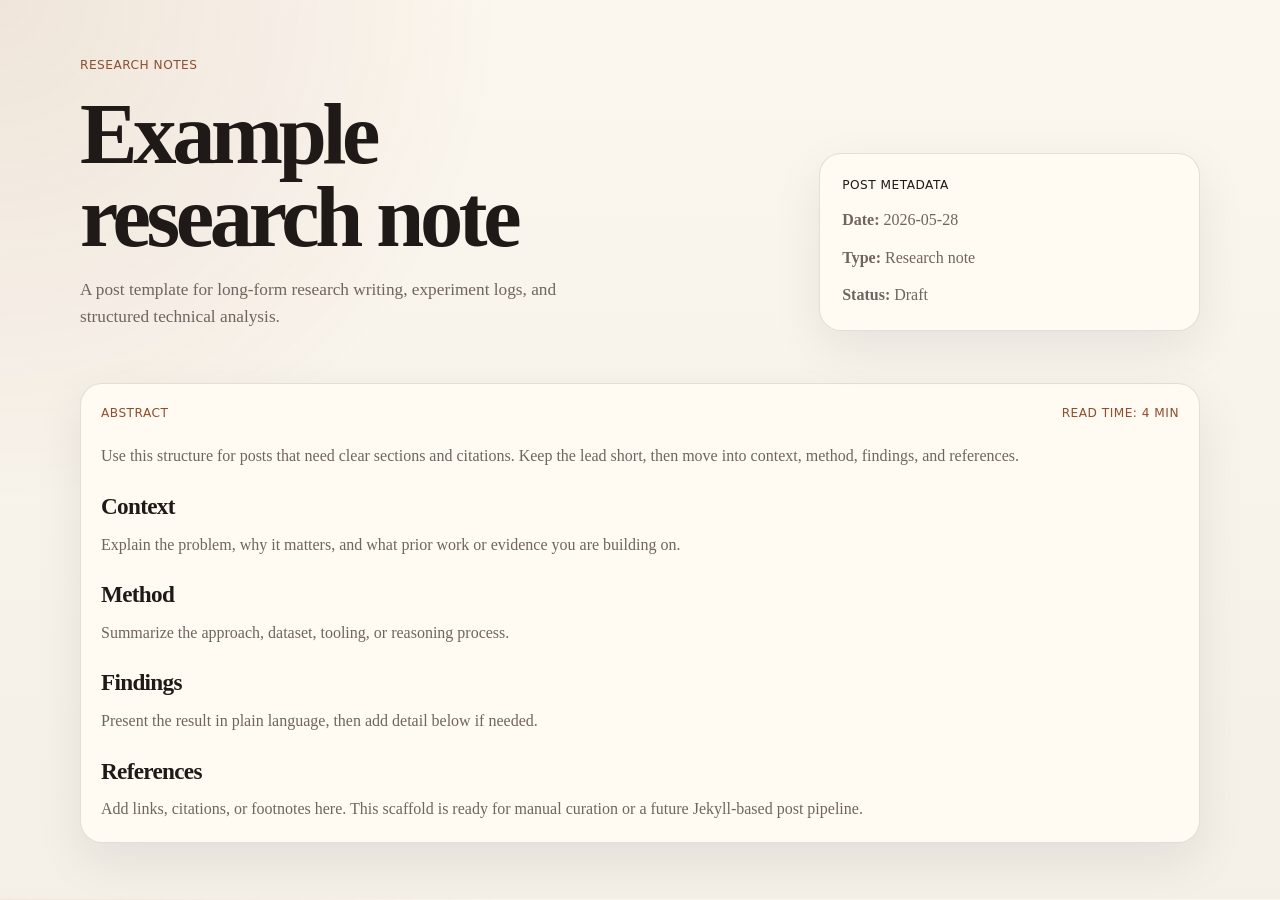
<file: index.html>
<!doctype html>
<html lang="en">
  <head>
    <meta charset="utf-8" />
    <meta name="viewport" content="width=device-width, initial-scale=1" />
    <meta
      http-equiv="refresh"
      content="0; url=./posts/example-research-note.html"
    />
    <link rel="canonical" href="./posts/example-research-note.html" />
    <title>Example Research Note</title>
  </head>
  <body>
    <p>
      Redirecting to
      <a href="./posts/example-research-note.html">Example research note</a>.
    </p>
  </body>
</html>
</file>
<file: styles.css>
:root {
  color-scheme: light;
  --bg: #f4efe7;
  --panel: #fffaf2;
  --text: #1f1a17;
  --muted: #6f655f;
  --line: rgba(31, 26, 23, 0.12);
  --accent: #8d4f2f;
  --accent-soft: rgba(141, 79, 47, 0.12);
  --shadow: 0 18px 50px rgba(31, 26, 23, 0.08);
}

* {
  box-sizing: border-box;
}

html {
  scroll-behavior: smooth;
}

body {
  margin: 0;
  color: var(--text);
  background:
    radial-gradient(circle at top left, rgba(141, 79, 47, 0.1), transparent 32%),
    linear-gradient(180deg, #fbf6ee 0%, var(--bg) 100%);
  font-family: "Iowan Old Style", "Palatino Linotype", "Book Antiqua", Georgia, serif;
  line-height: 1.6;
}

a {
  color: inherit;
  text-decoration-thickness: 0.08em;
  text-underline-offset: 0.16em;
}

.page-shell {
  width: min(1120px, calc(100% - 32px));
  margin: 0 auto;
  padding: 28px 0 56px;
}

.hero {
  padding: 28px 0 18px;
}

.eyebrow,
.card-label,
.post-meta,
.archive-row {
  font-family: ui-sans-serif, system-ui, -apple-system, BlinkMacSystemFont, "Segoe UI", sans-serif;
  letter-spacing: 0.04em;
  text-transform: uppercase;
  font-size: 0.76rem;
}

.eyebrow {
  color: var(--accent);
  margin-bottom: 18px;
}

.hero-grid {
  display: grid;
  grid-template-columns: minmax(0, 1.7fr) minmax(280px, 0.9fr);
  gap: 20px;
  align-items: end;
}

h1,
h2,
h3,
p {
  margin: 0;
}

h1 {
  font-size: clamp(2.8rem, 7vw, 5.4rem);
  line-height: 0.95;
  letter-spacing: -0.05em;
  max-width: 12ch;
}

.lede {
  margin-top: 18px;
  max-width: 60ch;
  font-size: 1.08rem;
  color: var(--muted);
}

.hero-card,
.post-card,
.archive-list {
  background: var(--panel);
  border: 1px solid var(--line);
  border-radius: 22px;
  box-shadow: var(--shadow);
}

.hero-card {
  padding: 22px;
}

.hero-card p,
.post-card p,
.section-head p {
  color: var(--muted);
}

.hero-card p {
  margin-top: 12px;
}

.section {
  margin-top: 34px;
}

.section-head {
  display: flex;
  justify-content: space-between;
  gap: 16px;
  align-items: end;
  margin-bottom: 14px;
}

.section-head h2 {
  font-size: 1.15rem;
  letter-spacing: -0.02em;
}

.post-grid {
  display: grid;
  grid-template-columns: repeat(3, minmax(0, 1fr));
  gap: 16px;
}

.post-card {
  padding: 20px;
  min-height: 220px;
}

.post-article {
  min-height: auto;
}

.post-card.featured {
  grid-column: span 2;
}

.post-meta {
  display: flex;
  justify-content: space-between;
  gap: 12px;
  color: var(--accent);
  margin-bottom: 20px;
}

.post-card h3 {
  font-size: 1.45rem;
  line-height: 1.15;
  letter-spacing: -0.03em;
  margin-bottom: 12px;
}

.post-article h3 {
  margin-top: 24px;
}

.tag-list {
  list-style: none;
  padding: 0;
  margin: 18px 0 0;
  display: flex;
  flex-wrap: wrap;
  gap: 8px;
}

.tag-list li {
  border: 1px solid var(--line);
  border-radius: 999px;
  padding: 5px 10px;
  background: var(--accent-soft);
  font-size: 0.82rem;
}

.archive {
  padding-bottom: 4px;
}

.archive-list {
  overflow: hidden;
}

.archive-row {
  display: grid;
  grid-template-columns: 1fr auto;
  gap: 18px;
  padding: 16px 18px;
  border-top: 1px solid var(--line);
  text-decoration: none;
}

.archive-row:first-child {
  border-top: 0;
}

.archive-row:hover {
  background: rgba(141, 79, 47, 0.05);
}

.archive-row.muted {
  color: var(--muted);
}

@media (max-width: 860px) {
  .hero-grid,
  .post-grid {
    grid-template-columns: 1fr;
  }

  .post-card.featured {
    grid-column: auto;
  }

  .section-head {
    flex-direction: column;
    align-items: start;
  }
}

@media (max-width: 560px) {
  .page-shell {
    width: min(100% - 20px, 1120px);
    padding-top: 18px;
  }

  .hero,
  .post-card,
  .hero-card {
    padding-left: 16px;
    padding-right: 16px;
  }

  h1 {
    max-width: 10ch;
  }

  .archive-row {
    grid-template-columns: 1fr;
  }
}
</file>
